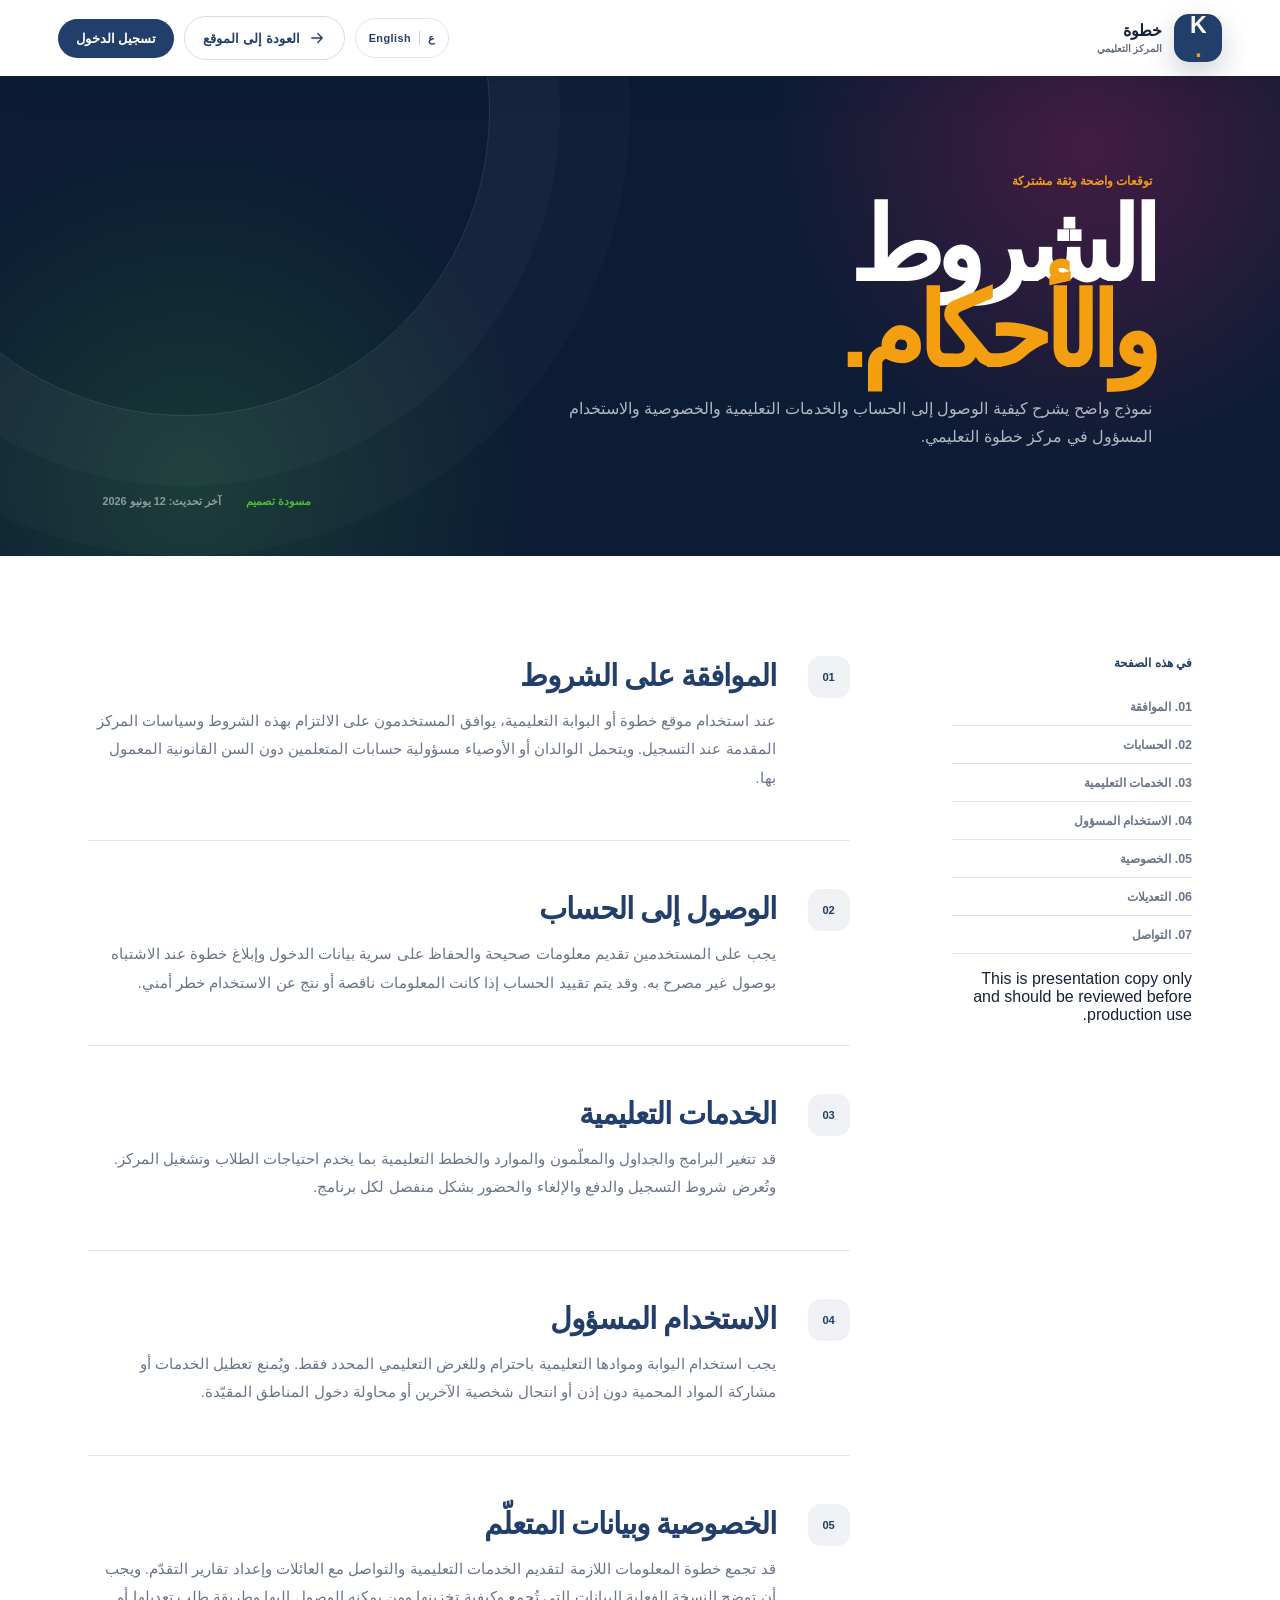
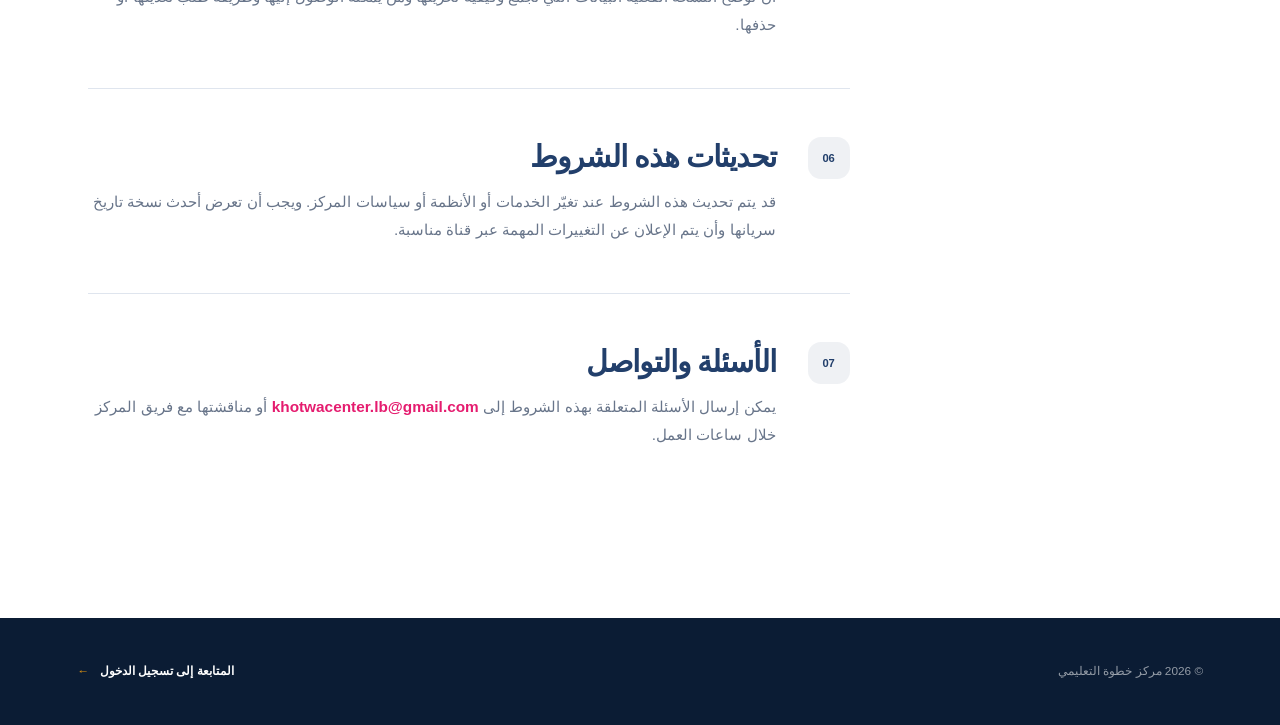
<file: terms.html>
<!DOCTYPE html>
<html lang="en">
<head>
  <meta charset="UTF-8">
  <meta name="viewport" content="width=device-width, initial-scale=1.0">
  <meta name="description" content="Terms and conditions design for Khotwa Education Center.">
  <meta name="theme-color" content="#223F6B">
  <title>Terms and Conditions | Khotwa Education Center</title>
  <link rel="preconnect" href="https://fonts.googleapis.com">
  <link rel="preconnect" href="https://fonts.gstatic.com" crossorigin>
  <link rel="preload" href="https://fonts.googleapis.com/css2?family=DM+Sans:wght@400;500;600;700&family=Manrope:wght@500;600;700&family=Tajawal:wght@400;500;600;700&display=swap" as="style" onload="this.onload=null;this.rel='stylesheet'">
  <noscript><link href="https://fonts.googleapis.com/css2?family=DM+Sans:wght@400;500;600;700&family=Manrope:wght@500;600;700&family=Tajawal:wght@400;500;600;700&display=swap" rel="stylesheet"></noscript>
  <link rel="stylesheet" href="assets/css/auth.css">
</head>
<body class="terms-page">
  <header class="terms-header">
    <a class="auth-brand" href="index.php">
      <span class="brand-mark">K<span>.</span></span>
      <span>
        <strong>Khotwa</strong>
        <small>Education Center</small>
      </span>
    </a>
    <div>
      <button class="language-switch" type="button" data-language-toggle>
        <span data-language-current>EN</span>
        <i></i>
        <span data-language-label>العربية</span>
      </button>
      <a class="back-link" href="index.php">
        <svg viewBox="0 0 24 24" aria-hidden="true"><path d="M19 12H5m6-6-6 6 6 6"/></svg>
        Back to website
      </a>
      <a class="terms-login" href="login.php">Log in</a>
    </div>
  </header>

  <main>
    <section class="terms-hero">
      <div class="terms-orbit" aria-hidden="true"></div>
      <span class="section-kicker">Clear expectations, shared trust</span>
      <h1>Terms and<br><em>Conditions.</em></h1>
      <p>A clear design template for how Khotwa Education Center can explain account access, learning services, privacy, and responsible use.</p>
      <div class="terms-meta"><span>Design draft</span><span>Last updated: June 12, 2026</span></div>
    </section>

    <div class="terms-layout">
      <aside class="terms-nav">
        <strong>On this page</strong>
        <a href="#acceptance">01. Acceptance</a>
        <a href="#accounts">02. Accounts</a>
        <a href="#services">03. Learning services</a>
        <a href="#conduct">04. Responsible use</a>
        <a href="#privacy">05. Privacy</a>
        <a href="#changes">06. Changes</a>
        <a href="#contact-terms">07. Contact</a>
        <div class="terms-note"><i></i><p>This is presentation copy only and should be reviewed before production use.</p></div>
      </aside>

      <article class="terms-content">
        <section id="acceptance">
          <span>01</span>
          <div><h2>Acceptance of terms</h2><p>By accessing the Khotwa website or learning portal, users agree to follow these terms and any center policies shared during enrollment. Parents or guardians are responsible for accounts created for learners under the applicable legal age.</p></div>
        </section>
        <section id="accounts">
          <span>02</span>
          <div><h2>Account access</h2><p>Users should provide accurate information, keep login credentials private, and notify Khotwa if they believe an account has been accessed without permission. Account access may be limited when information is incomplete or portal use creates a security concern.</p></div>
        </section>
        <section id="services">
          <span>03</span>
          <div><h2>Learning services</h2><p>Programs, schedules, instructors, resources, and learning plans may change to support student needs and center operations. Specific enrollment, payment, cancellation, and attendance conditions should be provided separately for each program.</p></div>
        </section>
        <section id="conduct">
          <span>04</span>
          <div><h2>Responsible use</h2><p>The portal and its educational materials should be used respectfully and only for their intended learning purpose. Users may not disrupt services, share protected resources without permission, impersonate another person, or attempt to access restricted areas.</p></div>
        </section>
        <section id="privacy">
          <span>05</span>
          <div><h2>Privacy and learner data</h2><p>Khotwa may collect information needed to provide learning services, communicate with families, and report progress. A production version should explain what data is collected, how it is stored, who can access it, and how users may request corrections or deletion.</p></div>
        </section>
        <section id="changes">
          <span>06</span>
          <div><h2>Updates to these terms</h2><p>These terms may be updated when services, regulations, or center policies change. The latest version should always display its effective date, and important changes should be communicated through an appropriate channel.</p></div>
        </section>
        <section id="contact-terms">
          <span>07</span>
          <div><h2>Questions and contact</h2><p>Questions about these terms can be directed to <a href="mailto:khotwacenter.lb@gmail.com">khotwacenter.lb@gmail.com</a> or discussed with the center team during working hours.</p></div>
        </section>
      </article>
    </div>
  </main>

  <footer class="terms-footer">
    <p>&copy; 2026 Khotwa Education Center</p>
    <a href="login.php">Continue to login <span>&rarr;</span></a>
  </footer>
  <script src="assets/js/language.js" defer></script>
</body>
</html>
</file>
<file: assets/css/auth.css>
:root {
  --navy: #223f6b;
  --navy-dark: #142a49;
  --navy-deep: #0b1c34;
  --orange: #f49f0f;
  --green: #4fbb37;
  --pink: #e51c6f;
  --ink: #152238;
  --muted: #68758a;
  --paper: #ffffff;
  --soft: #f5f7fb;
  --line: #dfe5ee;
  --display: "RB", "Segoe UI", Tahoma, "Noto Sans Arabic", sans-serif;
  --body: "RB", "Segoe UI", Tahoma, "Noto Sans Arabic", sans-serif;
  --ease: cubic-bezier(0.2, 0.75, 0.25, 1);
}

* {
  box-sizing: border-box;
}

html {
  scroll-behavior: smooth;
}

body {
  margin: 0;
  color: var(--ink);
  background: var(--soft);
  font-family: var(--body);
  -webkit-font-smoothing: antialiased;
}

a {
  color: inherit;
  text-decoration: none;
}

button,
input {
  color: inherit;
  font: inherit;
}

button {
  cursor: pointer;
}

svg {
  fill: none;
  stroke: currentColor;
  stroke-linecap: round;
  stroke-linejoin: round;
  stroke-width: 1.8;
}

.auth-page {
  min-height: 100vh;
  overflow-x: hidden;
}

.auth-shell {
  display: grid;
  grid-template-columns: minmax(420px, 46%) 1fr;
  min-height: 100svh;
  background: var(--paper);
}

.auth-visual {
  position: relative;
  min-height: 100svh;
  padding: 40px clamp(30px, 4vw, 68px);
  color: var(--paper);
  background: var(--navy-deep);
  overflow: hidden;
  isolation: isolate;
}

.auth-visual > img,
.visual-wash,
.visual-grid {
  position: absolute;
  inset: 0;
}

.auth-visual > img {
  z-index: -3;
  width: 100%;
  height: 100%;
  object-fit: cover;
  object-position: 58% center;
  animation: imageArrival 1.3s var(--ease) both;
}

.visual-wash {
  z-index: -2;
  background:
    linear-gradient(180deg, rgba(8, 22, 42, 0.4), rgba(8, 22, 42, 0.94)),
    linear-gradient(90deg, rgba(8, 22, 42, 0.72), transparent 70%);
}

.visual-grid {
  z-index: -1;
  opacity: 0.13;
  background-image:
    linear-gradient(rgba(255, 255, 255, 0.15) 1px, transparent 1px),
    linear-gradient(90deg, rgba(255, 255, 255, 0.15) 1px, transparent 1px);
  background-size: 54px 54px;
  mask-image: linear-gradient(to bottom, transparent, black 25%, black 75%, transparent);
}

.auth-brand {
  display: inline-flex;
  align-items: center;
  gap: 12px;
  width: max-content;
}

.brand-mark {
  display: grid;
  width: 48px;
  height: 48px;
  place-items: center;
  border-radius: 15px;
  color: var(--paper);
  background: var(--navy);
  box-shadow: 0 12px 30px rgba(10, 27, 51, 0.2);
  font-family: var(--display);
  font-size: 1.45rem;
  font-weight: 800;
  line-height: 1;
}

.brand-mark span {
  color: var(--orange);
}

.auth-brand > span:last-child {
  display: grid;
  line-height: 1.05;
}

.auth-brand strong {
  font-family: var(--display);
  font-size: 1.02rem;
  font-weight: 800;
}

.auth-brand small {
  margin-top: 5px;
  font-size: 0.62rem;
  font-weight: 600;
  letter-spacing: 0.12em;
  opacity: 0.65;
  text-transform: uppercase;
}

/* The wordmark carries the name, so it stands alone in place of mark + text. */
.auth-brand-logo {
  display: block;
  width: auto;
  height: 54px;
}

.brand-mobile .auth-brand-logo {
  height: 40px;
}

.brand-on-image .brand-mark {
  border: 1px solid rgba(255, 255, 255, 0.2);
  background: rgba(255, 255, 255, 0.12);
  backdrop-filter: blur(12px);
}

/*
 * Centred in the space the logo and the two cards leave behind, rather than
 * pinned to one edge: auto margins against both insets put it in the middle of
 * that gap at any screen height. The centring uses margins, not a transform, so
 * it does not fight the arrival animation.
 */
.visual-copy {
  position: absolute;
  top: 125px;
  bottom: 205px;
  height: fit-content;
  margin-block: auto;
  left: clamp(30px, 4vw, 68px);
  max-width: 570px;
  padding-right: 45px;
  animation: copyArrival 0.9s 0.18s var(--ease) both;
}

.mini-label,
.section-kicker {
  display: inline-flex;
  align-items: center;
  gap: 9px;
  color: var(--orange);
  font-size: 0.73rem;
  font-weight: 800;
  letter-spacing: 0.14em;
  text-transform: uppercase;
}

/* Bigger than the kicker it shares its base rule with. */
.mini-label {
  font-size: 0.95rem;
}

.mini-label i {
  width: 7px;
  height: 7px;
  border-radius: 50%;
  background: var(--green);
  box-shadow: 0 0 0 6px rgba(79, 187, 55, 0.17);
  animation: pulse 2.2s ease-in-out infinite;
}

/*
 * The tight tracking and the 0.88 leading were squeezing the two lines into each
 * other, and the last line ran past the foot of the panel. Roomier letters, a
 * line height that clears the descenders, and a smaller ceiling so it fits.
 */
.visual-copy h1 {
  margin: 16px 0 20px;
  font-family: var(--display);
  font-size: clamp(3rem, 4.6vw, 5.1rem);
  font-weight: 800;
  letter-spacing: -0.005em;
  line-height: 1.12;
}

/*
 * Arabic carries its marks above and below the line, so the two lines run into
 * each other at a leading that suits Latin capitals.
 */
html[dir="rtl"] .visual-copy h1 {
  line-height: 1.45;
}

.visual-copy h1 em {
  color: var(--orange);
  font-style: normal;
}

.visual-copy p {
  max-width: 510px;
  margin: 0;
  color: rgba(255, 255, 255, 0.7);
  font-size: clamp(0.96rem, 1.2vw, 1.08rem);
  line-height: 1.75;
}

.visual-note {
  position: absolute;
  bottom: 110px;
  display: flex;
  align-items: center;
  gap: 13px;
  padding: 13px 16px;
  border: 1px solid rgba(255, 255, 255, 0.16);
  border-radius: 17px;
  background: rgba(255, 255, 255, 0.1);
  box-shadow: 0 18px 45px rgba(0, 0, 0, 0.16);
  backdrop-filter: blur(15px);
  animation: noteArrival 0.8s 0.55s var(--ease) both;
}

.note-one {
  left: clamp(30px, 4vw, 68px);
}

.note-two {
  right: clamp(30px, 4vw, 68px);
}

.note-icon {
  display: grid;
  width: 37px;
  height: 37px;
  flex: 0 0 auto;
  place-items: center;
  border-radius: 12px;
}

.note-icon.orange {
  color: var(--navy-deep);
  background: var(--orange);
}

.note-icon.green {
  color: var(--paper);
  background: var(--green);
}

.note-icon svg {
  width: 19px;
  stroke-width: 2.4;
}

.visual-note > span:last-child {
  display: grid;
  gap: 3px;
}

.visual-note strong {
  font-family: var(--display);
  font-size: 0.78rem;
}

.visual-note small {
  color: rgba(255, 255, 255, 0.58);
  font-size: 0.66rem;
}

.shape {
  position: absolute;
  border-radius: 10px;
  animation: shapeFloat 5s ease-in-out infinite;
}

.auth-visual .shape-orange {
  top: 14%;
  inset-inline-end: 8%;
  width: 22px;
  height: 22px;
  background: var(--orange);
  rotate: 16deg;
}

/*
 * Kept on the side the headline runs away from - the right in English, the left
 * in Arabic - so it never lands on top of the first letter.
 */
.auth-visual .shape-pink {
  top: 35%;
  inset-inline-end: 11%;
  width: 13px;
  height: 38px;
  background: var(--pink);
  rotate: -22deg;
  animation-delay: -2s;
}

.auth-main {
  position: relative;
  display: grid;
  min-height: 100svh;
  align-content: center;
  padding: 40px clamp(28px, 7vw, 120px) 36px;
  background:
    radial-gradient(circle at 100% 0, rgba(244, 159, 15, 0.08), transparent 28%),
    radial-gradient(circle at 0 100%, rgba(79, 187, 55, 0.07), transparent 28%),
    var(--paper);
}

.auth-topbar {
  position: absolute;
  top: 35px;
  right: clamp(28px, 6vw, 90px);
  left: clamp(28px, 6vw, 90px);
  display: flex;
  align-items: center;
  justify-content: flex-end;
}

.brand-mobile {
  display: none;
}

.back-link {
  display: inline-flex;
  align-items: center;
  gap: 8px;
  color: var(--muted);
  font-size: 0.84rem;
  font-weight: 700;
  transition: color 0.2s ease, transform 0.2s ease;
}

.back-link:hover {
  color: var(--navy);
  transform: translateX(-3px);
}

.back-link svg {
  width: 18px;
}

/* Both languages spelled out, so either one can be picked at a glance. */
.auth-language {
  position: absolute;
  top: 22px;
  inset-inline-end: clamp(28px, 7vw, 120px);
  z-index: 3;
}

.auth-card {
  width: min(100%, 480px);
  margin: auto;
  animation: cardArrival 0.85s 0.1s var(--ease) both;
}

.auth-heading {
  margin-bottom: 24px;
}

.auth-heading h2,
.recovery-panel h1 {
  margin: 10px 0 16px;
  color: var(--navy);
  font-family: var(--display);
  font-size: clamp(2rem, 3vw, 2.75rem);
  font-weight: 800;
  letter-spacing: -0.005em;
  line-height: 1.08;
}

.auth-heading .section-kicker {
  font-size: 0.92rem;
}

.auth-heading p,
.recovery-panel > p {
  margin: 0;
  color: var(--muted);
  line-height: 1.65;
}

.auth-form {
  display: grid;
  gap: 20px;
}

.auth-error {
  margin: -12px 0 18px;
  padding: 13px 15px;
  border: 1px solid rgba(229, 28, 111, 0.2);
  border-radius: 14px;
  color: #a30e4e;
  background: rgba(229, 28, 111, 0.08);
  font-size: 0.78rem;
  font-weight: 700;
  line-height: 1.5;
}

/* Sits on the label's own line, hard against the right edge of the field. */
.field-head {
  display: flex;
  flex-wrap: wrap;
  align-items: center;
  justify-content: space-between;
  gap: 6px 10px;
}

.field-head > label {
  color: var(--ink);
  font-size: 0.82rem;
  font-weight: 700;
}

.demo-credential-list {
  display: flex;
  flex-wrap: wrap;
  align-items: center;
  gap: 5px;
}

.demo-credentials {
  padding: 3px 9px;
  border: 1px solid rgba(244, 159, 15, 0.28);
  border-radius: 999px;
  background: rgba(244, 159, 15, 0.07);
  color: #8d5700;
  cursor: pointer;
  font-size: 0.67rem;
  font-weight: 800;
  line-height: 1.5;
  transition: border-color 0.2s ease, background 0.2s ease, transform 0.2s ease;
}

.demo-credentials:hover {
  border-color: rgba(244, 159, 15, 0.55);
  background: rgba(244, 159, 15, 0.14);
  transform: translateY(-1px);
}

.demo-credentials.is-active {
  border-color: rgba(244, 159, 15, 0.9);
  background: rgba(244, 159, 15, 0.22);
}

.demo-credentials.teacher-demo {
  border-color: rgba(79, 187, 55, 0.28);
  background: rgba(79, 187, 55, 0.07);
  color: #337c26;
}

.demo-credentials.teacher-demo:hover {
  border-color: rgba(79, 187, 55, 0.55);
  background: rgba(79, 187, 55, 0.14);
}

.demo-credentials.teacher-demo.is-active {
  border-color: rgba(79, 187, 55, 0.9);
  background: rgba(79, 187, 55, 0.22);
}

.demo-credentials.manager-demo {
  border-color: rgba(47, 111, 237, 0.28);
  background: rgba(47, 111, 237, 0.07);
  color: #2459bd;
}

.demo-credentials.manager-demo:hover {
  border-color: rgba(47, 111, 237, 0.55);
  background: rgba(47, 111, 237, 0.14);
}

.demo-credentials.manager-demo.is-active {
  border-color: rgba(47, 111, 237, 0.9);
  background: rgba(47, 111, 237, 0.22);
}

.demo-credentials.parent-demo {
  border-color: rgba(214, 31, 105, 0.28);
  background: rgba(214, 31, 105, 0.07);
  color: #a81a51;
}

.demo-credentials.parent-demo:hover {
  border-color: rgba(214, 31, 105, 0.55);
  background: rgba(214, 31, 105, 0.14);
}

.demo-credentials.parent-demo.is-active {
  border-color: rgba(214, 31, 105, 0.9);
  background: rgba(214, 31, 105, 0.22);
}

.field {
  display: grid;
  gap: 9px;
}

.field > span:first-child {
  color: var(--ink);
  font-size: 0.82rem;
  font-weight: 700;
}

.input-wrap {
  position: relative;
  display: flex;
  align-items: center;
}

/* Logical, so in Arabic the field icon moves to the right and the eye button to
   the left instead of both crowding the same edge. */
.input-wrap > svg {
  position: absolute;
  inset-inline-start: 17px;
  width: 20px;
  color: #8792a3;
  pointer-events: none;
}

.input-wrap input {
  width: 100%;
  height: 57px;
  padding: 0 48px;
  border: 1px solid var(--line);
  border-radius: 15px;
  outline: none;
  background: #fbfcfe;
  transition: border 0.2s ease, box-shadow 0.2s ease, background 0.2s ease;
}

.input-wrap input::placeholder {
  color: #a5adba;
}

.input-wrap input:focus {
  border-color: rgba(34, 63, 107, 0.65);
  background: var(--paper);
  box-shadow: 0 0 0 4px rgba(34, 63, 107, 0.08);
}

.password-toggle {
  position: absolute;
  inset-inline-end: 13px;
  display: grid;
  width: 34px;
  height: 34px;
  padding: 0;
  place-items: center;
  border: 0;
  border-radius: 10px;
  color: #8792a3;
  background: transparent;
}

.password-toggle:hover {
  color: var(--navy);
  background: rgba(34, 63, 107, 0.06);
}

.password-toggle svg {
  width: 19px;
}

.password-toggle .eye-closed,
.password-toggle.is-visible .eye-open {
  display: none;
}

.password-toggle.is-visible .eye-closed {
  display: block;
}

.form-options {
  display: flex;
  align-items: center;
  justify-content: space-between;
  margin-top: -2px;
  font-size: 0.81rem;
}

.form-options > a,
.legal-copy a,
.auth-support a,
.text-back-link,
.recovery-links button {
  color: var(--navy);
  font-weight: 700;
}

.form-options > a:hover,
.legal-copy a:hover,
.auth-support a:hover,
.text-back-link:hover {
  color: var(--pink);
}

.check-row {
  display: inline-flex;
  align-items: center;
  gap: 9px;
  color: var(--muted);
  cursor: pointer;
}

.check-row input {
  position: absolute;
  opacity: 0;
}

.custom-check {
  display: grid;
  width: 19px;
  height: 19px;
  place-items: center;
  border: 1px solid var(--line);
  border-radius: 6px;
  background: #fbfcfe;
  transition: all 0.2s ease;
}

.custom-check svg {
  width: 12px;
  color: var(--paper);
  opacity: 0;
  stroke-width: 2.6;
}

.check-row input:checked + .custom-check {
  border-color: var(--navy);
  background: var(--navy);
}

.check-row input:checked + .custom-check svg {
  opacity: 1;
}

/*
 * Log in and Forgot password share the row evenly, and the way back to the site
 * sits under them - the top bar that used to carry it is gone.
 */
.auth-actions {
  display: grid;
  grid-template-columns: 1fr 1fr;
  gap: 12px;
}

.secondary-auth-button {
  display: inline-flex;
  min-height: 46px;
  align-items: center;
  justify-content: center;
  gap: 8px;
  border: 1px solid var(--line);
  border-radius: 13px;
  color: var(--navy);
  background: var(--paper);
  font-size: 0.84rem;
  font-weight: 800;
  transition: border-color 0.25s ease, background 0.25s ease, transform 0.25s var(--ease);
}

.secondary-auth-button:hover {
  border-color: rgba(34, 63, 107, 0.45);
  background: rgba(34, 63, 107, 0.05);
  transform: translateY(-2px);
}

.auth-back {
  width: 100%;
  margin-top: 2px;
}

.auth-back svg {
  width: 16px;
}

/* The arrow points the way the language runs. */
html[dir="rtl"] .auth-back svg {
  transform: scaleX(-1);
}

.primary-auth-button {
  display: inline-flex;
  width: 100%;
  min-height: 46px;
  align-items: center;
  justify-content: center;
  gap: 9px;
  border: 0;
  border-radius: 13px;
  color: var(--paper);
  background: var(--navy);
  box-shadow: 0 12px 26px rgba(34, 63, 107, 0.2);
  font-size: 0.84rem;
  font-weight: 800;
  transition: transform 0.25s var(--ease), box-shadow 0.25s ease, background 0.25s ease;
}

.primary-auth-button:hover {
  background: var(--navy-dark);
  box-shadow: 0 18px 38px rgba(34, 63, 107, 0.3);
  transform: translateY(-2px);
}

.primary-auth-button svg {
  width: 18px;
  transition: transform 0.25s ease;
}

.primary-auth-button:hover svg {
  transform: translateX(4px);
}

.legal-copy {
  margin: 25px 0 0;
  color: #8a95a5;
  font-size: 0.73rem;
  line-height: 1.6;
  text-align: center;
}

.auth-support {
  margin: 20px auto 0;
  color: var(--muted);
  font-size: 0.78rem;
}

/* Password recovery */
.recovery-page {
  color: var(--paper);
  background: var(--navy-deep);
}

.recovery-backdrop {
  position: fixed;
  inset: 0;
  overflow: hidden;
  pointer-events: none;
}

.recovery-backdrop::before {
  position: absolute;
  inset: 0;
  opacity: 0.16;
  background-image:
    linear-gradient(rgba(255, 255, 255, 0.1) 1px, transparent 1px),
    linear-gradient(90deg, rgba(255, 255, 255, 0.1) 1px, transparent 1px);
  background-size: 62px 62px;
  content: "";
  mask-image: radial-gradient(circle at center, black, transparent 70%);
}

.orb {
  position: absolute;
  border-radius: 50%;
  filter: blur(2px);
  animation: orbFloat 9s ease-in-out infinite;
}

.orb-one {
  top: -12vw;
  left: -10vw;
  width: 36vw;
  height: 36vw;
  background: radial-gradient(circle at 60% 60%, rgba(79, 187, 55, 0.24), transparent 67%);
}

.orb-two {
  right: -9vw;
  bottom: -16vw;
  width: 45vw;
  height: 45vw;
  background: radial-gradient(circle at 40% 40%, rgba(229, 28, 111, 0.24), transparent 68%);
  animation-delay: -3s;
}

.orb-three {
  top: 14%;
  right: 7%;
  width: 26vw;
  height: 26vw;
  background: radial-gradient(circle, rgba(244, 159, 15, 0.15), transparent 66%);
  animation-delay: -6s;
}

.simple-auth-header {
  position: relative;
  z-index: 2;
  display: flex;
  max-width: 1380px;
  align-items: center;
  justify-content: space-between;
  margin: 0 auto;
  padding: 28px 38px;
}

.simple-auth-header .brand-mark {
  border: 1px solid rgba(255, 255, 255, 0.15);
  background: rgba(255, 255, 255, 0.09);
}

.simple-auth-header .back-link {
  color: rgba(255, 255, 255, 0.65);
}

.simple-auth-header .back-link:hover {
  color: var(--paper);
}

.recovery-main {
  position: relative;
  z-index: 1;
  display: grid;
  min-height: calc(100svh - 105px);
  place-items: center;
  padding: 35px 20px 50px;
}

.recovery-card {
  position: relative;
  width: min(100%, 610px);
  min-height: 650px;
  padding: 40px 58px 46px;
  border: 1px solid rgba(255, 255, 255, 0.11);
  border-radius: 28px;
  color: var(--ink);
  background: rgba(255, 255, 255, 0.98);
  box-shadow: 0 35px 90px rgba(0, 0, 0, 0.3);
  animation: cardArrival 0.8s var(--ease) both;
  overflow: hidden;
}

.recovery-card::after {
  position: absolute;
  top: -70px;
  right: -70px;
  width: 160px;
  height: 160px;
  border: 32px solid rgba(244, 159, 15, 0.09);
  border-radius: 50%;
  content: "";
}

.recovery-progress {
  position: relative;
  z-index: 1;
  display: grid;
  grid-template-columns: auto 1fr auto 1fr auto;
  align-items: start;
  margin: 25px 10px 44px;
}

.recovery-progress > i {
  height: 2px;
  margin-top: 16px;
  background: var(--line);
}

.progress-step {
  display: grid;
  justify-items: center;
  gap: 6px;
  color: #a0a8b5;
}

.progress-step span {
  display: grid;
  width: 34px;
  height: 34px;
  place-items: center;
  border: 2px solid var(--line);
  border-radius: 50%;
  background: var(--paper);
  font-size: 0.73rem;
  font-weight: 800;
  transition: all 0.35s var(--ease);
}

.progress-step small {
  font-size: 0.65rem;
  font-weight: 700;
}

.progress-step.is-current,
.progress-step.is-complete {
  color: var(--navy);
}

.progress-step.is-current span {
  border-color: var(--orange);
  box-shadow: 0 0 0 6px rgba(244, 159, 15, 0.1);
}

.progress-step.is-complete span {
  color: var(--paper);
  border-color: var(--green);
  background: var(--green);
}

.recovery-panels {
  position: relative;
}

.recovery-panel {
  display: none;
  text-align: center;
}

.recovery-panel.is-active {
  display: block;
  animation: panelArrival 0.5s var(--ease) both;
}

.recovery-icon {
  display: grid;
  width: 66px;
  height: 66px;
  margin: 0 auto 22px;
  place-items: center;
  border-radius: 21px;
  rotate: -3deg;
}

.recovery-icon svg {
  width: 29px;
  stroke-width: 1.7;
}

.icon-orange {
  color: #8d5700;
  background: rgba(244, 159, 15, 0.17);
}

.icon-green {
  color: #29751a;
  background: rgba(79, 187, 55, 0.16);
}

.icon-pink {
  color: #a30e4e;
  background: rgba(229, 28, 111, 0.13);
}

.recovery-panel h1 {
  font-size: clamp(1.9rem, 5vw, 2.55rem);
}

.recovery-panel > p {
  max-width: 440px;
  margin-right: auto;
  margin-left: auto;
  font-size: 0.92rem;
}

.recovery-panel > p strong {
  color: var(--navy);
}

.compact-form {
  margin-top: 28px;
  text-align: left;
}

.field-message {
  min-height: 0;
  margin: -12px 2px 0;
  color: var(--pink);
  font-size: 0.72rem;
  font-weight: 600;
}

.field-message:not(:empty) {
  min-height: 16px;
}

/* Same slot, but for a confirmation rather than a problem. */
.field-message.field-notice {
  color: var(--green);
}

.text-back-link {
  display: inline-block;
  margin-top: 22px;
  font-size: 0.78rem;
}

.code-grid {
  display: grid;
  grid-template-columns: repeat(9, 1fr);
  gap: 7px;
}

.code-grid input {
  width: 100%;
  min-width: 0;
  height: 55px;
  padding: 0;
  border: 1px solid var(--line);
  border-radius: 12px;
  outline: none;
  color: var(--navy);
  background: #fbfcfe;
  font-family: var(--display);
  font-size: 1.3rem;
  font-weight: 800;
  text-align: center;
  transition: all 0.2s ease;
}

.code-grid input:focus {
  border-color: var(--orange);
  background: var(--paper);
  box-shadow: 0 0 0 4px rgba(244, 159, 15, 0.11);
  transform: translateY(-2px);
}

.recovery-links {
  display: flex;
  justify-content: space-between;
  margin-top: 20px;
}

.recovery-links button {
  padding: 0;
  border: 0;
  background: transparent;
  font-size: 0.76rem;
}

.recovery-links button:hover {
  color: var(--pink);
}

.password-meter {
  display: grid;
  grid-template-columns: repeat(4, 1fr);
  gap: 5px;
  margin-top: -12px;
}

.password-meter i {
  height: 4px;
  border-radius: 8px;
  background: var(--line);
  transition: background 0.25s ease;
}

.password-meter[data-strength="1"] i:nth-child(1) { background: var(--pink); }
.password-meter[data-strength="2"] i:nth-child(-n+2) { background: var(--orange); }
.password-meter[data-strength="3"] i:nth-child(-n+3) { background: var(--green); }
.password-meter[data-strength="4"] i { background: var(--green); }

.success-ring {
  display: grid;
  width: 100px;
  height: 100px;
  margin: 55px auto 30px;
  place-items: center;
  border: 2px solid rgba(79, 187, 55, 0.35);
  border-radius: 50%;
  color: var(--paper);
  background: var(--green);
  box-shadow: 0 0 0 12px rgba(79, 187, 55, 0.08), 0 20px 40px rgba(79, 187, 55, 0.22);
  animation: successPop 0.6s var(--ease) both;
}

.success-ring svg {
  width: 45px;
  stroke-width: 2.2;
}

.recovery-success .primary-auth-button {
  max-width: 330px;
  margin: 30px auto 0;
}

.recovery-footer {
  display: flex;
  align-items: center;
  gap: 15px;
  margin-top: 23px;
  color: rgba(255, 255, 255, 0.55);
  font-size: 0.72rem;
  font-weight: 600;
}

.recovery-footer a:hover {
  color: var(--paper);
}

.recovery-footer span {
  width: 4px;
  height: 4px;
  border-radius: 50%;
  background: var(--orange);
}

.shake {
  animation: shake 0.4s ease;
}

/* Terms */
.terms-page {
  color: var(--ink);
  background: var(--paper);
}

/*
 * Built to read as the homepage bar in its scrolled state - same height, blur,
 * shadow, and pill buttons - and it sticks to the top so it stays reachable all
 * the way down a long terms page.
 */
.terms-header {
  position: sticky;
  top: 0;
  z-index: 100;
  display: flex;
  min-height: 72px;
  align-items: center;
  justify-content: space-between;
  padding: 14px clamp(24px, 4.5vw, 72px);
  color: var(--ink);
  background: rgba(255, 255, 255, 0.9);
  box-shadow: 0 8px 35px rgba(14, 34, 60, 0.1);
  backdrop-filter: blur(18px);
}

/* The brand mark on this page is the logo itself, at the header's own size. */
.terms-brand img {
  display: block;
  width: auto;
  height: 52px;
}

.terms-header > div {
  display: flex;
  align-items: center;
  gap: 10px;
}

/* The same pair of pills the homepage header carries: outlined, then filled. */
.terms-header .back-link {
  padding: 12px 18px;
  border: 1px solid rgba(34, 63, 107, 0.18);
  border-radius: 999px;
  color: var(--navy);
  font-size: 0.83rem;
  font-weight: 700;
  transition: background 0.25s ease, transform 0.25s ease;
}

.terms-header .back-link:hover {
  background: rgba(34, 63, 107, 0.07);
  transform: translateY(-2px);
}

.terms-login {
  padding: 12px 18px;
  border-radius: 999px;
  color: var(--paper);
  background: var(--navy);
  font-size: 0.83rem;
  font-weight: 700;
  transition: transform 0.25s ease;
}

.terms-login:hover {
  transform: translateY(-2px);
}

.terms-hero {
  position: relative;
  min-height: 480px;
  padding: 95px clamp(24px, 10vw, 160px);
  color: var(--paper);
  background:
    radial-gradient(circle at 85% 15%, rgba(229, 28, 111, 0.26), transparent 28%),
    radial-gradient(circle at 15% 85%, rgba(79, 187, 55, 0.18), transparent 30%),
    var(--navy-deep);
  overflow: hidden;
}

.terms-orbit {
  position: absolute;
  top: -270px;
  right: -120px;
  width: 610px;
  height: 610px;
  border: 1px solid rgba(255, 255, 255, 0.12);
  border-radius: 50%;
  box-shadow:
    0 0 0 70px rgba(255, 255, 255, 0.025),
    0 0 0 140px rgba(255, 255, 255, 0.018);
}

.terms-hero h1 {
  position: relative;
  margin: 14px 0 20px;
  font-family: var(--display);
  font-size: clamp(4rem, 8vw, 7.5rem);
  font-weight: 800;
  letter-spacing: -0.075em;
  line-height: 0.84;
}

.terms-hero h1 em {
  color: var(--orange);
  font-style: normal;
}

.terms-hero > p {
  position: relative;
  max-width: 640px;
  margin: 0;
  color: rgba(255, 255, 255, 0.68);
  font-size: 1rem;
  line-height: 1.75;
}

.terms-meta {
  position: absolute;
  right: clamp(24px, 8vw, 130px);
  bottom: 48px;
  display: flex;
  gap: 25px;
  color: rgba(255, 255, 255, 0.5);
  font-size: 0.68rem;
  font-weight: 700;
  letter-spacing: 0.08em;
  text-transform: uppercase;
}

.terms-meta span:first-child {
  color: var(--green);
}

.terms-layout {
  display: grid;
  grid-template-columns: 240px minmax(0, 790px);
  max-width: 1160px;
  gap: clamp(50px, 8vw, 110px);
  margin: 0 auto;
  padding: 100px 28px 120px;
}

.terms-nav {
  position: sticky;
  top: 30px;
  align-self: start;
  display: grid;
  gap: 0;
}

.terms-nav > strong {
  margin-bottom: 18px;
  color: var(--navy);
  font-family: var(--display);
  font-size: 0.75rem;
  letter-spacing: 0.08em;
  text-transform: uppercase;
}

.terms-nav > a {
  padding: 11px 0;
  border-bottom: 1px solid var(--line);
  color: var(--muted);
  font-size: 0.78rem;
  font-weight: 600;
}

.terms-nav > a:hover {
  color: var(--pink);
  padding-left: 5px;
}

.terms-content {
  display: grid;
}

.terms-content section {
  display: grid;
  grid-template-columns: 50px 1fr;
  gap: 24px;
  padding: 0 0 48px;
  scroll-margin-top: 30px;
}

.terms-content section + section {
  padding-top: 48px;
  border-top: 1px solid var(--line);
}

.terms-content section > span {
  display: grid;
  width: 42px;
  height: 42px;
  place-items: center;
  border-radius: 13px;
  color: var(--navy);
  background: rgba(34, 63, 107, 0.07);
  font-family: var(--display);
  font-size: 0.7rem;
  font-weight: 800;
}

.terms-content h2 {
  margin: 3px 0 14px;
  color: var(--navy);
  font-family: var(--display);
  font-size: clamp(1.4rem, 3vw, 1.85rem);
  letter-spacing: -0.035em;
}

.terms-content p {
  margin: 0;
  color: var(--muted);
  font-size: 0.96rem;
  line-height: 1.85;
}

.terms-content p a {
  color: var(--pink);
  font-weight: 700;
}

.terms-footer {
  display: flex;
  align-items: center;
  justify-content: space-between;
  padding: 35px clamp(24px, 6vw, 90px);
  color: rgba(255, 255, 255, 0.56);
  background: var(--navy-deep);
  font-size: 0.74rem;
}

.terms-footer a {
  color: var(--paper);
  font-weight: 700;
}

.terms-footer a span {
  margin-left: 8px;
  color: var(--orange);
}

@keyframes imageArrival {
  from { opacity: 0; scale: 1.08; }
  to { opacity: 1; scale: 1; }
}

@keyframes copyArrival {
  from { opacity: 0; transform: translateY(35px); }
  to { opacity: 1; transform: translateY(0); }
}

@keyframes cardArrival {
  from { opacity: 0; transform: translateY(24px); }
  to { opacity: 1; transform: translateY(0); }
}

@keyframes noteArrival {
  from { opacity: 0; transform: translateY(20px) scale(0.96); }
  to { opacity: 1; transform: translateY(0) scale(1); }
}

@keyframes panelArrival {
  from { opacity: 0; transform: translateX(18px); }
  to { opacity: 1; transform: translateX(0); }
}

@keyframes pulse {
  50% { box-shadow: 0 0 0 9px rgba(79, 187, 55, 0.04); }
}

@keyframes shapeFloat {
  50% { translate: 0 -16px; rotate: 12deg; }
}

@keyframes orbFloat {
  50% { translate: 0 -25px; scale: 1.05; }
}

@keyframes successPop {
  0% { opacity: 0; transform: scale(0.65) rotate(-10deg); }
  70% { transform: scale(1.08) rotate(2deg); }
  100% { opacity: 1; transform: scale(1) rotate(0); }
}

@keyframes shake {
  25% { transform: translateX(-6px); }
  50% { transform: translateX(6px); }
  75% { transform: translateX(-3px); }
}

@media (max-width: 1180px) {
  .auth-shell {
    grid-template-columns: 42% 1fr;
  }

  .note-two {
    display: none;
  }

  .visual-copy {
    top: 112px;
    bottom: 190px;
  }
}

@media (max-width: 900px) {
  .auth-shell {
    display: block;
  }

  /*
   * The photograph is not a desktop luxury: on a phone it becomes a band across
   * the top, carrying the wordmark and the headline over the same scrim, and the
   * form card lifts onto its lower edge. Hidden, the phone was left with a bare
   * form on a flat ground and no wordmark at all.
   */
  /*
   * Only the wordmark rides on the photograph, so the band is short. Everything
   * on this screen is sized to land inside one phone height: the whole point of
   * a login is the two fields and the button, and a reader should not have to
   * scroll to reach them.
   */
  .auth-visual {
    display: flex;
    flex-direction: column;
    justify-content: flex-start;
    min-height: 0;
    /*
     * Everything under the photograph is a fixed 523px, and it overlaps the
     * photograph by 30. Handing the photograph whatever is left over means the
     * screen is filled at any phone height without the page ever scrolling -
     * short screens get a slim band, tall ones a generous one, and there is
     * never a pool of empty ground under the form.
     */
    height: clamp(120px, calc(100svh - 493px), 340px);
    /*
     * The public header changes size at 580px, so this follows it in two tiers.
     * Above 580 its bar is 88px with 16px of padding and a 34px wordmark centred
     * in the 56px row between - top edge 27px down. The narrow tier is below.
     * The 44px foot clears the form card, which laps 30px over the photograph.
     */
    padding: 27px clamp(24px, 4.5vw, 72px) 44px;
  }

  /* The greeting is in the card below; up here it was said twice. */
  .visual-copy,
  .visual-note,
  .shape {
    display: none;
  }

  /* Larger than the public header's 34px: this band has the room for it. */
  .auth-brand-logo {
    height: 40px;
  }

  .auth-main {
    position: relative;
    z-index: 2;
    min-height: 0;
    /* Lifts the card onto the foot of the photograph. */
    margin-top: -30px;
    padding: 0 18px 20px;
    background: none;
  }

  .auth-card {
    padding: 20px 18px 18px;
    border-radius: 24px;
    background: var(--paper);
    box-shadow: 0 24px 60px rgba(14, 34, 60, 0.16);
  }

  /* The strapline only restated the heading above it. */
  .auth-heading p {
    display: none;
  }

  .auth-heading {
    margin-bottom: 14px;
  }

  .auth-form {
    gap: 18px;
  }

  .field {
    gap: 12px;
  }

  .auth-actions {
    gap: 16px;
  }

  /*
   * Only the code is drawn, as on the public site. The long label stays in the
   * markup for the script to write into.
   */
  .auth-language i,
  .auth-language [data-language-label] {
    display: none;
  }

  .input-wrap input {
    height: 50px;
  }

  .legal-copy {
    margin-top: 14px;
  }

  .auth-support {
    margin-top: 10px;
  }

  /* Floats over the photograph rather than over the form. */
  .auth-language {
    position: fixed;
    top: 30px;
    inset-inline-end: 16px;
    z-index: 5;
    color: var(--paper);
    border-color: rgba(255, 255, 255, 0.28);
    background: rgba(255, 255, 255, 0.14);
    backdrop-filter: blur(10px);
  }

  .auth-topbar {
    top: 24px;
    right: 25px;
    left: 25px;
    justify-content: space-between;
  }

  .brand-mobile {
    display: inline-flex;
  }

  .terms-layout {
    grid-template-columns: 1fr;
    gap: 55px;
  }

  .terms-nav {
    position: static;
    grid-template-columns: repeat(2, 1fr);
    gap: 0 25px;
  }

  .terms-nav > strong {
    grid-column: 1 / -1;
  }

  .terms-meta {
    position: relative;
    right: auto;
    bottom: auto;
    margin-top: 35px;
  }
}

@media (max-width: 620px) {
  .auth-main {
    align-content: start;
    padding: 0 14px 20px;
  }

  .auth-topbar {
    right: 18px;
    left: 18px;
  }

  /*
   * The "On this page" jump list is a desktop convenience: on a phone the whole
   * document is one short scroll and the links only push the reading down.
   */
  .terms-nav > strong,
  .terms-nav > a {
    display: none;
  }

  .terms-layout {
    gap: 30px;
  }

  .terms-brand img {
    height: 40px;
  }

  .brand-mobile .brand-mark,
  .simple-auth-header .brand-mark,
  .terms-header .brand-mark {
    width: 43px;
    height: 43px;
    border-radius: 13px;
  }

  .brand-mobile strong,
  .simple-auth-header strong,
  .terms-header strong {
    font-size: 0.9rem;
  }

  .brand-mobile small,
  .simple-auth-header small,
  .terms-header small {
    font-size: 0.54rem;
  }

  .auth-topbar .back-link {
    font-size: 0;
  }

  .auth-topbar .back-link svg {
    width: 22px;
  }

  .auth-card {
    margin-top: 0;
  }

  .auth-heading {
    margin-bottom: 14px;
  }

  .form-options {
    align-items: flex-start;
  }

  .simple-auth-header {
    padding: 20px 18px;
  }

  .simple-auth-header .back-link {
    font-size: 0.74rem;
  }

  .recovery-main {
    min-height: calc(100svh - 84px);
    padding: 18px 12px 35px;
  }

  .recovery-card {
    min-height: 630px;
    padding: 38px 20px 35px;
    border-radius: 23px;
  }

  .recovery-progress {
    margin: 20px 8px 36px;
  }

  .code-grid {
    gap: 4px;
  }

  .code-grid input {
    height: 48px;
    border-radius: 9px;
    font-size: 1.05rem;
  }

  .recovery-footer {
    flex-wrap: wrap;
    justify-content: center;
  }

  .terms-header {
    min-height: 68px;
    padding: 12px 16px;
  }

  .terms-header .back-link {
    display: none;
  }

  .terms-header > div {
    gap: 10px;
  }

  .terms-login {
    padding: 10px 17px;
  }

  .terms-hero {
    min-height: 470px;
    padding: 80px 22px 65px;
  }

  .terms-hero h1 {
    font-size: clamp(3.5rem, 18vw, 5.5rem);
  }

  .terms-meta {
    display: grid;
    gap: 9px;
  }

  .terms-layout {
    padding: 70px 20px 85px;
  }

  .terms-nav {
    grid-template-columns: 1fr;
  }

  .terms-nav > strong {
    grid-column: auto;
  }

  .terms-content section {
    grid-template-columns: 1fr;
    gap: 16px;
  }

  .terms-content section > span {
    width: 38px;
    height: 38px;
  }

  .terms-footer {
    display: grid;
    gap: 15px;
  }
}

/*
 * A taller phone leaves the photograph enough room to say something under the
 * wordmark. Kept to a height query rather than a width one: the band is sized
 * from what is left after the form, so it is the height of the screen that
 * decides whether there is space, not how wide it is. Two lines of a 2.6rem
 * headline plus its supporting line need about 126px, which a screen shorter
 * than 760px cannot spare - below that the wordmark has the band to itself.
 */
@media (max-width: 900px) and (min-height: 760px) {
  .auth-visual {
    justify-content: space-between;
    /* Deeper foot than the 44px that merely clears the card, so the words sit
       up in the photograph rather than against the edge of the form. */
    padding-bottom: 60px;
  }

  .visual-copy {
    display: block;
    position: static;
    max-width: none;
    margin: 0;
    padding-right: 0;
  }

  .visual-copy h1 {
    margin: 0 0 8px;
    font-size: clamp(1.9rem, 8.5vw, 2.6rem);
    line-height: 1.12;
  }

  /* Wider measure keeps the supporting line to two rows at this size. */
  .visual-copy p {
    display: block;
    max-width: 40ch;
    font-size: 0.84rem;
    line-height: 1.45;
  }

  /* The eyebrow was asked for earlier; the headline carries the line now. */
  .mini-label {
    display: none;
  }
}

/*
 * The narrow tier of the public header: at 580px its bar grows to 92px with
 * 30px above and 12px below, and the wordmark drops to 22px - top edge 44px
 * down, hard against a 16px margin. The login photograph follows it.
 */
@media (max-width: 580px) {
  .auth-visual {
    padding-top: 44px;
    padding-inline: 16px;
  }

  .auth-brand-logo {
    height: 40px;
  }
}

/*
 * Short screens - a 1366x768 laptop leaves roughly 600px of page once the browser
 * takes its share. Everything shrinks by a step so the card still fits without
 * scrolling and the headline keeps clear of the logo above it.
 */
@media (min-width: 901px) and (max-height: 820px) {
  .auth-main {
    padding-top: 28px;
    padding-bottom: 26px;
  }

  .auth-heading {
    margin-bottom: 18px;
  }

  .auth-heading h2,
  .recovery-panel h1 {
    margin: 6px 0 10px;
    font-size: clamp(1.6rem, 2.4vw, 2.1rem);
  }

  .auth-heading p {
    font-size: 0.88rem;
  }

  .auth-form {
    gap: 15px;
  }

  .input-wrap input {
    height: 48px;
  }

  .legal-copy {
    margin-top: 16px;
  }

  .auth-support {
    margin-top: 12px;
  }

  /* The photo side loses the same amount, in the same proportions. */
  .auth-visual {
    padding-block: 26px;
  }

  .auth-brand-logo {
    height: 42px;
  }

  .visual-copy {
    top: 92px;
    bottom: 152px;
  }

  .visual-copy h1 {
    font-size: clamp(2.4rem, 3.4vw, 3.6rem);
  }

  .visual-copy p {
    font-size: 0.92rem;
  }

  .visual-note {
    bottom: 78px;
    padding: 10px 13px;
  }
}

/* Shorter still: the two floating cards are the first thing that can go. */
@media (min-width: 901px) and (max-height: 660px) {
  .visual-note {
    display: none;
  }

  .visual-copy {
    top: 84px;
    bottom: 44px;
  }
}

@media (prefers-reduced-motion: reduce) {
  *,
  *::before,
  *::after {
    scroll-behavior: auto !important;
    animation-duration: 0.01ms !important;
    animation-iteration-count: 1 !important;
    transition-duration: 0.01ms !important;
  }
}

/* Language controls and Arabic layout */
.language-switch {
  display: inline-flex;
  min-height: 40px;
  align-items: center;
  gap: 8px;
  padding: 0 13px;
  border: 1px solid var(--line);
  border-radius: 999px;
  color: var(--navy);
  background: rgba(255, 255, 255, 0.78);
  font-size: 0.68rem;
  font-weight: 800;
  letter-spacing: 0.04em;
  backdrop-filter: blur(10px);
  transition: transform 0.2s ease, background 0.2s ease, border-color 0.2s ease;
}

.language-switch:hover {
  border-color: rgba(34, 63, 107, 0.28);
  background: var(--paper);
  transform: translateY(-2px);
}

.language-switch i {
  width: 1px;
  height: 14px;
  background: currentColor;
  opacity: 0.24;
}

.language-switch-dark {
  color: var(--paper);
  border-color: rgba(255, 255, 255, 0.16);
  background: rgba(255, 255, 255, 0.08);
}

.language-switch-dark:hover {
  border-color: rgba(255, 255, 255, 0.28);
  background: rgba(255, 255, 255, 0.14);
}

.auth-top-actions,
.simple-header-actions {
  display: flex;
  align-items: center;
  gap: 18px;
}

html[dir="rtl"] body {
  font-family: var(--body);
  text-align: right;
}

html[dir="rtl"] .auth-brand strong,
html[dir="rtl"] .auth-brand small,
html[dir="rtl"] h1,
html[dir="rtl"] h2,
html[dir="rtl"] h3,
html[dir="rtl"] .visual-note strong,
html[dir="rtl"] .primary-auth-button,
html[dir="rtl"] .terms-nav > strong {
  font-family: var(--display);
}

html[dir="rtl"] .auth-brand small,
html[dir="rtl"] .section-kicker,
html[dir="rtl"] .mini-label,
html[dir="rtl"] .terms-meta,
html[dir="rtl"] .terms-nav > strong {
  letter-spacing: 0;
}

html[dir="rtl"] .auth-visual > img {
  object-position: 42% center;
}

html[dir="rtl"] .visual-wash {
  background:
    linear-gradient(180deg, rgba(8, 22, 42, 0.4), rgba(8, 22, 42, 0.94)),
    linear-gradient(270deg, rgba(8, 22, 42, 0.72), transparent 70%);
}

html[dir="rtl"] .visual-copy {
  right: clamp(30px, 4vw, 68px);
  left: auto;
  padding-right: 0;
  padding-left: 45px;
}

html[dir="rtl"] .note-one {
  right: clamp(30px, 4vw, 68px);
  left: auto;
}

html[dir="rtl"] .note-two {
  right: auto;
  left: clamp(30px, 4vw, 68px);
}

html[dir="rtl"] .auth-topbar {
  direction: rtl;
}

html[dir="rtl"] .back-link:hover {
  transform: translateX(3px);
}

html[dir="rtl"] .back-link svg,
html[dir="rtl"] .primary-auth-button > svg,
html[dir="rtl"] .terms-footer a span {
  transform: scaleX(-1);
}

html[dir="rtl"] .input-wrap input {
  text-align: right;
}

html[dir="rtl"] input[type="email"],
html[dir="rtl"] .code-grid,
html[dir="rtl"] #recovery-email-label {
  direction: ltr;
}

/*
 * The address is Latin, so it keeps its left-to-right run - but it belongs beside
 * the envelope on the right, not stranded at the far edge of the field.
 */
html[dir="rtl"] input[type="email"] {
  text-align: right;
}

html[dir="rtl"] .compact-form,
html[dir="rtl"] .field-message {
  text-align: right;
}

html[dir="rtl"] .recovery-card::after {
  right: auto;
  left: -70px;
}

html[dir="rtl"] .terms-orbit {
  right: auto;
  left: -120px;
}

html[dir="rtl"] .terms-meta {
  right: auto;
  left: clamp(24px, 8vw, 130px);
}

html[dir="rtl"] .terms-nav > a:hover {
  padding-right: 5px;
  padding-left: 0;
}

html[dir="rtl"] .terms-footer a span {
  display: inline-block;
  margin-right: 8px;
  margin-left: 0;
}

@media (max-width: 900px) {
  html[dir="rtl"] .terms-meta {
    right: auto;
    left: auto;
  }
}

@media (max-width: 620px) {
  .auth-top-actions {
    gap: 9px;
  }

  .auth-top-actions .language-switch {
    min-height: 37px;
    padding: 0 10px;
  }

  .simple-header-actions {
    gap: 10px;
  }

  .simple-header-actions .language-switch {
    min-height: 36px;
    padding: 0 10px;
  }

  .terms-header > div {
    gap: 8px;
  }

  .terms-header .language-switch {
    min-height: 37px;
    padding: 0 10px;
  }

}
</file>
